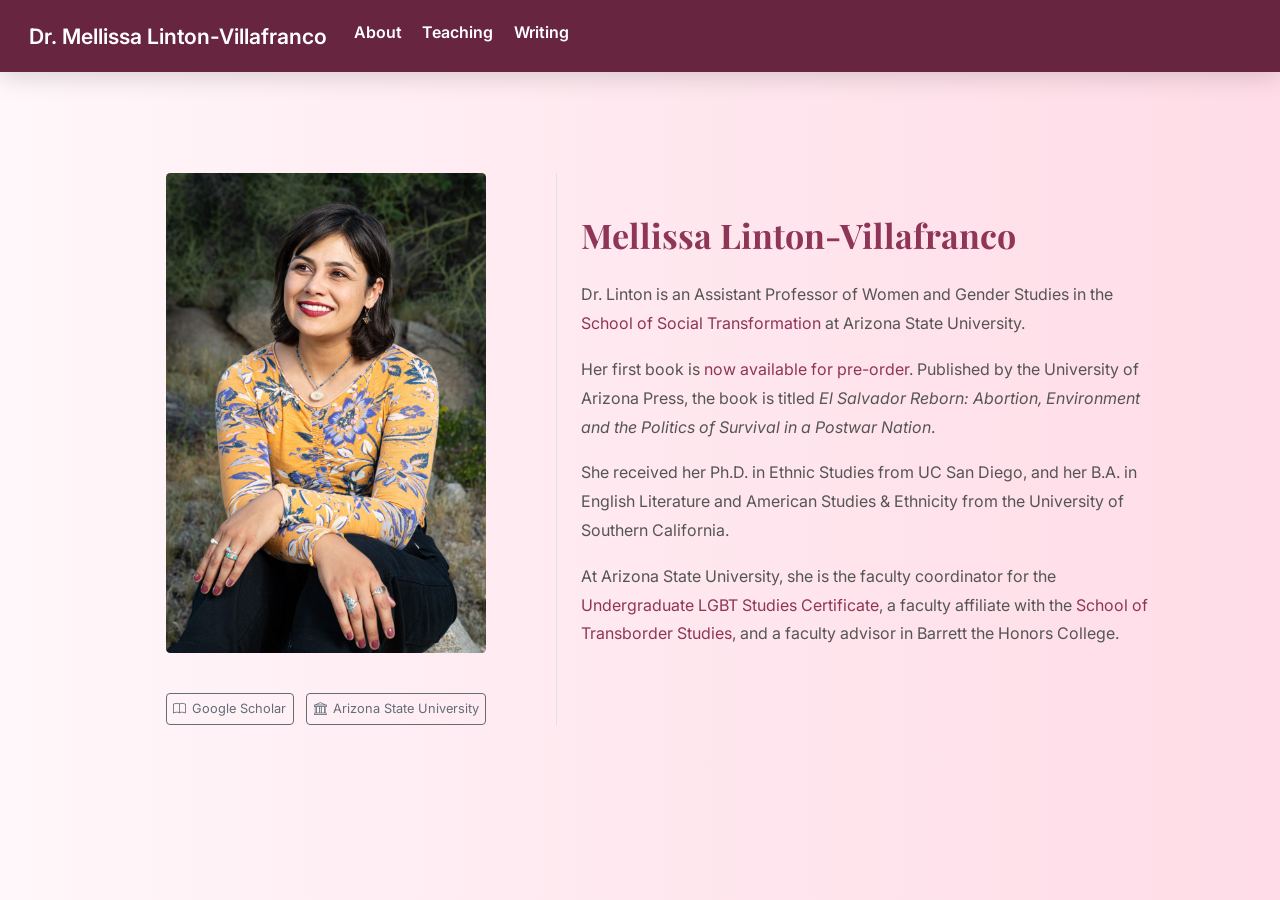
<file: docs/about.html>
<!DOCTYPE html>
<html xmlns="http://www.w3.org/1999/xhtml" lang="en" xml:lang="en"><head>

<meta charset="utf-8">
<meta name="generator" content="quarto-1.8.26">

<meta name="viewport" content="width=device-width, initial-scale=1.0, user-scalable=yes">


<title>about – Dr. Mellissa Linton-Villafranco</title>
<style>
code{white-space: pre-wrap;}
span.smallcaps{font-variant: small-caps;}
div.columns{display: flex; gap: min(4vw, 1.5em);}
div.column{flex: auto; overflow-x: auto;}
div.hanging-indent{margin-left: 1.5em; text-indent: -1.5em;}
ul.task-list{list-style: none;}
ul.task-list li input[type="checkbox"] {
  width: 0.8em;
  margin: 0 0.8em 0.2em -1em; /* quarto-specific, see https://github.com/quarto-dev/quarto-cli/issues/4556 */ 
  vertical-align: middle;
}
</style>


<script src="site_libs/quarto-nav/quarto-nav.js"></script>
<script src="site_libs/quarto-nav/headroom.min.js"></script>
<script src="site_libs/clipboard/clipboard.min.js"></script>
<script src="site_libs/quarto-search/autocomplete.umd.js"></script>
<script src="site_libs/quarto-search/fuse.min.js"></script>
<script src="site_libs/quarto-search/quarto-search.js"></script>
<meta name="quarto:offset" content="./">
<script src="site_libs/quarto-html/quarto.js" type="module"></script>
<script src="site_libs/quarto-html/tabsets/tabsets.js" type="module"></script>
<script src="site_libs/quarto-html/axe/axe-check.js" type="module"></script>
<script src="site_libs/quarto-html/popper.min.js"></script>
<script src="site_libs/quarto-html/tippy.umd.min.js"></script>
<link href="site_libs/quarto-html/tippy.css" rel="stylesheet">
<link href="site_libs/quarto-html/quarto-syntax-highlighting-587c61ba64f3a5504c4d52d930310e48.css" rel="stylesheet" id="quarto-text-highlighting-styles">
<script src="site_libs/bootstrap/bootstrap.min.js"></script>
<link href="site_libs/bootstrap/bootstrap-icons.css" rel="stylesheet">
<link href="site_libs/bootstrap/bootstrap-e31584831b205ffbb2d98406f31c2a5b.min.css" rel="stylesheet" append-hash="true" id="quarto-bootstrap" data-mode="light">
<script id="quarto-search-options" type="application/json">{
  "location": "navbar",
  "copy-button": false,
  "collapse-after": 3,
  "panel-placement": "end",
  "type": "overlay",
  "limit": 50,
  "keyboard-shortcut": [
    "f",
    "/",
    "s"
  ],
  "show-item-context": false,
  "language": {
    "search-no-results-text": "No results",
    "search-matching-documents-text": "matching documents",
    "search-copy-link-title": "Copy link to search",
    "search-hide-matches-text": "Hide additional matches",
    "search-more-match-text": "more match in this document",
    "search-more-matches-text": "more matches in this document",
    "search-clear-button-title": "Clear",
    "search-text-placeholder": "",
    "search-detached-cancel-button-title": "Cancel",
    "search-submit-button-title": "Submit",
    "search-label": "Search"
  }
}</script>


<link rel="stylesheet" href="styles.css">
</head>

<body class="nav-fixed quarto-light">

<div id="quarto-search-results"></div>
  <header id="quarto-header" class="headroom fixed-top">
    <nav class="navbar navbar-expand-lg " data-bs-theme="dark">
      <div class="navbar-container container-fluid">
      <div class="navbar-brand-container mx-auto">
    <a class="navbar-brand" href="./index.html">
    <span class="navbar-title">Dr.&nbsp;Mellissa Linton-Villafranco</span>
    </a>
  </div>
          <button class="navbar-toggler" type="button" data-bs-toggle="collapse" data-bs-target="#navbarCollapse" aria-controls="navbarCollapse" role="menu" aria-expanded="false" aria-label="Toggle navigation" onclick="if (window.quartoToggleHeadroom) { window.quartoToggleHeadroom(); }">
  <span class="navbar-toggler-icon"></span>
</button>
          <div class="collapse navbar-collapse" id="navbarCollapse">
            <ul class="navbar-nav navbar-nav-scroll me-auto">
  <li class="nav-item">
    <a class="nav-link active" href="./about.html" aria-current="page"> 
<span class="menu-text">About</span></a>
  </li>  
  <li class="nav-item">
    <a class="nav-link" href="./teaching.html"> 
<span class="menu-text">Teaching</span></a>
  </li>  
  <li class="nav-item">
    <a class="nav-link" href="./writing.html"> 
<span class="menu-text">Writing</span></a>
  </li>  
</ul>
          </div> <!-- /navcollapse -->
            <div class="quarto-navbar-tools">
</div>
      </div> <!-- /container-fluid -->
    </nav>
</header>
<!-- content -->
<div id="quarto-content" class="quarto-container page-columns page-rows-contents page-layout-full page-navbar">
<!-- sidebar -->
<!-- margin-sidebar -->
    
<!-- main -->
<main class="content column-page" id="quarto-document-content">




<div class="quarto-about-trestles column-page">
  <div class="about-entity">
    <img src="images/portrait_2.jpg" class="about-image
  rounded " style="width: 20em;">
<header id="title-block-header" class="quarto-title-block"></header>
    <div class="about-links">
  <a href="https://scholar.google.com/citations?user=3o05O7kAAAAJ&amp;hl=en&amp;oi=ao" class="about-link" rel="" target="">
    <i class="bi bi-book"></i>
     <span class="about-link-text">Google Scholar</span>
  </a>
  <a href="https://search.asu.edu/profile/3723615" class="about-link" rel="" target="">
    <i class="bi bi-bank"></i>
     <span class="about-link-text">Arizona State University</span>
  </a>
</div>
  </div>
  <div class="about-contents"><div id="hero-heading">
<section id="mellissa-linton-villafranco" class="level2">
<h2 data-anchor-id="mellissa-linton-villafranco">Mellissa Linton-Villafranco</h2>
<p>Dr.&nbsp;Linton is an Assistant Professor of Women and Gender Studies in the <a href="https://search.asu.edu/profile/3723615">School of Social Transformation</a> at Arizona State University.</p>
<p>Her first book is <a href="https://uapress.arizona.edu/book/el-salvador-reborn">now available for pre-order</a>. Published by the University of Arizona Press, the book is titled <em>El Salvador Reborn: Abortion, Environment and the Politics of Survival in a Postwar Nation</em>.</p>
<p>She received her Ph.D.&nbsp;in Ethnic Studies from UC San Diego, and her B.A. in English Literature and American Studies &amp; Ethnicity from the University of Southern California.</p>
<p>At Arizona State University, she is the faculty coordinator for the <a href="https://degrees.apps.asu.edu/minors/major/ASU00/PPLGBTCERT/lesbian-gay-bisexual-and-transgender-studies">Undergraduate LGBT Studies Certificate</a>, a faculty affiliate with the <a href="https://sts.asu.edu/">School of Transborder Studies</a>, and a faculty advisor in Barrett the Honors College.</p>
</section>
</div></div>
</div>





</main> <!-- /main -->
<script id="quarto-html-after-body" type="application/javascript">
  window.document.addEventListener("DOMContentLoaded", function (event) {
    const isCodeAnnotation = (el) => {
      for (const clz of el.classList) {
        if (clz.startsWith('code-annotation-')) {                     
          return true;
        }
      }
      return false;
    }
    const onCopySuccess = function(e) {
      // button target
      const button = e.trigger;
      // don't keep focus
      button.blur();
      // flash "checked"
      button.classList.add('code-copy-button-checked');
      var currentTitle = button.getAttribute("title");
      button.setAttribute("title", "Copied!");
      let tooltip;
      if (window.bootstrap) {
        button.setAttribute("data-bs-toggle", "tooltip");
        button.setAttribute("data-bs-placement", "left");
        button.setAttribute("data-bs-title", "Copied!");
        tooltip = new bootstrap.Tooltip(button, 
          { trigger: "manual", 
            customClass: "code-copy-button-tooltip",
            offset: [0, -8]});
        tooltip.show();    
      }
      setTimeout(function() {
        if (tooltip) {
          tooltip.hide();
          button.removeAttribute("data-bs-title");
          button.removeAttribute("data-bs-toggle");
          button.removeAttribute("data-bs-placement");
        }
        button.setAttribute("title", currentTitle);
        button.classList.remove('code-copy-button-checked');
      }, 1000);
      // clear code selection
      e.clearSelection();
    }
    const getTextToCopy = function(trigger) {
      const outerScaffold = trigger.parentElement.cloneNode(true);
      const codeEl = outerScaffold.querySelector('code');
      for (const childEl of codeEl.children) {
        if (isCodeAnnotation(childEl)) {
          childEl.remove();
        }
      }
      return codeEl.innerText;
    }
    const clipboard = new window.ClipboardJS('.code-copy-button:not([data-in-quarto-modal])', {
      text: getTextToCopy
    });
    clipboard.on('success', onCopySuccess);
    if (window.document.getElementById('quarto-embedded-source-code-modal')) {
      const clipboardModal = new window.ClipboardJS('.code-copy-button[data-in-quarto-modal]', {
        text: getTextToCopy,
        container: window.document.getElementById('quarto-embedded-source-code-modal')
      });
      clipboardModal.on('success', onCopySuccess);
    }
      var localhostRegex = new RegExp(/^(?:http|https):\/\/localhost\:?[0-9]*\//);
      var mailtoRegex = new RegExp(/^mailto:/);
        var filterRegex = new RegExp('/' + window.location.host + '/');
      var isInternal = (href) => {
          return filterRegex.test(href) || localhostRegex.test(href) || mailtoRegex.test(href);
      }
      // Inspect non-navigation links and adorn them if external
     var links = window.document.querySelectorAll('a[href]:not(.nav-link):not(.navbar-brand):not(.toc-action):not(.sidebar-link):not(.sidebar-item-toggle):not(.pagination-link):not(.no-external):not([aria-hidden]):not(.dropdown-item):not(.quarto-navigation-tool):not(.about-link)');
      for (var i=0; i<links.length; i++) {
        const link = links[i];
        if (!isInternal(link.href)) {
          // undo the damage that might have been done by quarto-nav.js in the case of
          // links that we want to consider external
          if (link.dataset.originalHref !== undefined) {
            link.href = link.dataset.originalHref;
          }
        }
      }
    function tippyHover(el, contentFn, onTriggerFn, onUntriggerFn) {
      const config = {
        allowHTML: true,
        maxWidth: 500,
        delay: 100,
        arrow: false,
        appendTo: function(el) {
            return el.parentElement;
        },
        interactive: true,
        interactiveBorder: 10,
        theme: 'quarto',
        placement: 'bottom-start',
      };
      if (contentFn) {
        config.content = contentFn;
      }
      if (onTriggerFn) {
        config.onTrigger = onTriggerFn;
      }
      if (onUntriggerFn) {
        config.onUntrigger = onUntriggerFn;
      }
      window.tippy(el, config); 
    }
    const noterefs = window.document.querySelectorAll('a[role="doc-noteref"]');
    for (var i=0; i<noterefs.length; i++) {
      const ref = noterefs[i];
      tippyHover(ref, function() {
        // use id or data attribute instead here
        let href = ref.getAttribute('data-footnote-href') || ref.getAttribute('href');
        try { href = new URL(href).hash; } catch {}
        const id = href.replace(/^#\/?/, "");
        const note = window.document.getElementById(id);
        if (note) {
          return note.innerHTML;
        } else {
          return "";
        }
      });
    }
    const xrefs = window.document.querySelectorAll('a.quarto-xref');
    const processXRef = (id, note) => {
      // Strip column container classes
      const stripColumnClz = (el) => {
        el.classList.remove("page-full", "page-columns");
        if (el.children) {
          for (const child of el.children) {
            stripColumnClz(child);
          }
        }
      }
      stripColumnClz(note)
      if (id === null || id.startsWith('sec-')) {
        // Special case sections, only their first couple elements
        const container = document.createElement("div");
        if (note.children && note.children.length > 2) {
          container.appendChild(note.children[0].cloneNode(true));
          for (let i = 1; i < note.children.length; i++) {
            const child = note.children[i];
            if (child.tagName === "P" && child.innerText === "") {
              continue;
            } else {
              container.appendChild(child.cloneNode(true));
              break;
            }
          }
          if (window.Quarto?.typesetMath) {
            window.Quarto.typesetMath(container);
          }
          return container.innerHTML
        } else {
          if (window.Quarto?.typesetMath) {
            window.Quarto.typesetMath(note);
          }
          return note.innerHTML;
        }
      } else {
        // Remove any anchor links if they are present
        const anchorLink = note.querySelector('a.anchorjs-link');
        if (anchorLink) {
          anchorLink.remove();
        }
        if (window.Quarto?.typesetMath) {
          window.Quarto.typesetMath(note);
        }
        if (note.classList.contains("callout")) {
          return note.outerHTML;
        } else {
          return note.innerHTML;
        }
      }
    }
    for (var i=0; i<xrefs.length; i++) {
      const xref = xrefs[i];
      tippyHover(xref, undefined, function(instance) {
        instance.disable();
        let url = xref.getAttribute('href');
        let hash = undefined; 
        if (url.startsWith('#')) {
          hash = url;
        } else {
          try { hash = new URL(url).hash; } catch {}
        }
        if (hash) {
          const id = hash.replace(/^#\/?/, "");
          const note = window.document.getElementById(id);
          if (note !== null) {
            try {
              const html = processXRef(id, note.cloneNode(true));
              instance.setContent(html);
            } finally {
              instance.enable();
              instance.show();
            }
          } else {
            // See if we can fetch this
            fetch(url.split('#')[0])
            .then(res => res.text())
            .then(html => {
              const parser = new DOMParser();
              const htmlDoc = parser.parseFromString(html, "text/html");
              const note = htmlDoc.getElementById(id);
              if (note !== null) {
                const html = processXRef(id, note);
                instance.setContent(html);
              } 
            }).finally(() => {
              instance.enable();
              instance.show();
            });
          }
        } else {
          // See if we can fetch a full url (with no hash to target)
          // This is a special case and we should probably do some content thinning / targeting
          fetch(url)
          .then(res => res.text())
          .then(html => {
            const parser = new DOMParser();
            const htmlDoc = parser.parseFromString(html, "text/html");
            const note = htmlDoc.querySelector('main.content');
            if (note !== null) {
              // This should only happen for chapter cross references
              // (since there is no id in the URL)
              // remove the first header
              if (note.children.length > 0 && note.children[0].tagName === "HEADER") {
                note.children[0].remove();
              }
              const html = processXRef(null, note);
              instance.setContent(html);
            } 
          }).finally(() => {
            instance.enable();
            instance.show();
          });
        }
      }, function(instance) {
      });
    }
        let selectedAnnoteEl;
        const selectorForAnnotation = ( cell, annotation) => {
          let cellAttr = 'data-code-cell="' + cell + '"';
          let lineAttr = 'data-code-annotation="' +  annotation + '"';
          const selector = 'span[' + cellAttr + '][' + lineAttr + ']';
          return selector;
        }
        const selectCodeLines = (annoteEl) => {
          const doc = window.document;
          const targetCell = annoteEl.getAttribute("data-target-cell");
          const targetAnnotation = annoteEl.getAttribute("data-target-annotation");
          const annoteSpan = window.document.querySelector(selectorForAnnotation(targetCell, targetAnnotation));
          const lines = annoteSpan.getAttribute("data-code-lines").split(",");
          const lineIds = lines.map((line) => {
            return targetCell + "-" + line;
          })
          let top = null;
          let height = null;
          let parent = null;
          if (lineIds.length > 0) {
              //compute the position of the single el (top and bottom and make a div)
              const el = window.document.getElementById(lineIds[0]);
              top = el.offsetTop;
              height = el.offsetHeight;
              parent = el.parentElement.parentElement;
            if (lineIds.length > 1) {
              const lastEl = window.document.getElementById(lineIds[lineIds.length - 1]);
              const bottom = lastEl.offsetTop + lastEl.offsetHeight;
              height = bottom - top;
            }
            if (top !== null && height !== null && parent !== null) {
              // cook up a div (if necessary) and position it 
              let div = window.document.getElementById("code-annotation-line-highlight");
              if (div === null) {
                div = window.document.createElement("div");
                div.setAttribute("id", "code-annotation-line-highlight");
                div.style.position = 'absolute';
                parent.appendChild(div);
              }
              div.style.top = top - 2 + "px";
              div.style.height = height + 4 + "px";
              div.style.left = 0;
              let gutterDiv = window.document.getElementById("code-annotation-line-highlight-gutter");
              if (gutterDiv === null) {
                gutterDiv = window.document.createElement("div");
                gutterDiv.setAttribute("id", "code-annotation-line-highlight-gutter");
                gutterDiv.style.position = 'absolute';
                const codeCell = window.document.getElementById(targetCell);
                const gutter = codeCell.querySelector('.code-annotation-gutter');
                gutter.appendChild(gutterDiv);
              }
              gutterDiv.style.top = top - 2 + "px";
              gutterDiv.style.height = height + 4 + "px";
            }
            selectedAnnoteEl = annoteEl;
          }
        };
        const unselectCodeLines = () => {
          const elementsIds = ["code-annotation-line-highlight", "code-annotation-line-highlight-gutter"];
          elementsIds.forEach((elId) => {
            const div = window.document.getElementById(elId);
            if (div) {
              div.remove();
            }
          });
          selectedAnnoteEl = undefined;
        };
          // Handle positioning of the toggle
      window.addEventListener(
        "resize",
        throttle(() => {
          elRect = undefined;
          if (selectedAnnoteEl) {
            selectCodeLines(selectedAnnoteEl);
          }
        }, 10)
      );
      function throttle(fn, ms) {
      let throttle = false;
      let timer;
        return (...args) => {
          if(!throttle) { // first call gets through
              fn.apply(this, args);
              throttle = true;
          } else { // all the others get throttled
              if(timer) clearTimeout(timer); // cancel #2
              timer = setTimeout(() => {
                fn.apply(this, args);
                timer = throttle = false;
              }, ms);
          }
        };
      }
        // Attach click handler to the DT
        const annoteDls = window.document.querySelectorAll('dt[data-target-cell]');
        for (const annoteDlNode of annoteDls) {
          annoteDlNode.addEventListener('click', (event) => {
            const clickedEl = event.target;
            if (clickedEl !== selectedAnnoteEl) {
              unselectCodeLines();
              const activeEl = window.document.querySelector('dt[data-target-cell].code-annotation-active');
              if (activeEl) {
                activeEl.classList.remove('code-annotation-active');
              }
              selectCodeLines(clickedEl);
              clickedEl.classList.add('code-annotation-active');
            } else {
              // Unselect the line
              unselectCodeLines();
              clickedEl.classList.remove('code-annotation-active');
            }
          });
        }
    const findCites = (el) => {
      const parentEl = el.parentElement;
      if (parentEl) {
        const cites = parentEl.dataset.cites;
        if (cites) {
          return {
            el,
            cites: cites.split(' ')
          };
        } else {
          return findCites(el.parentElement)
        }
      } else {
        return undefined;
      }
    };
    var bibliorefs = window.document.querySelectorAll('a[role="doc-biblioref"]');
    for (var i=0; i<bibliorefs.length; i++) {
      const ref = bibliorefs[i];
      const citeInfo = findCites(ref);
      if (citeInfo) {
        tippyHover(citeInfo.el, function() {
          var popup = window.document.createElement('div');
          citeInfo.cites.forEach(function(cite) {
            var citeDiv = window.document.createElement('div');
            citeDiv.classList.add('hanging-indent');
            citeDiv.classList.add('csl-entry');
            var biblioDiv = window.document.getElementById('ref-' + cite);
            if (biblioDiv) {
              citeDiv.innerHTML = biblioDiv.innerHTML;
            }
            popup.appendChild(citeDiv);
          });
          return popup.innerHTML;
        });
      }
    }
  });
  </script>
</div> <!-- /content -->




</body></html>
</file>
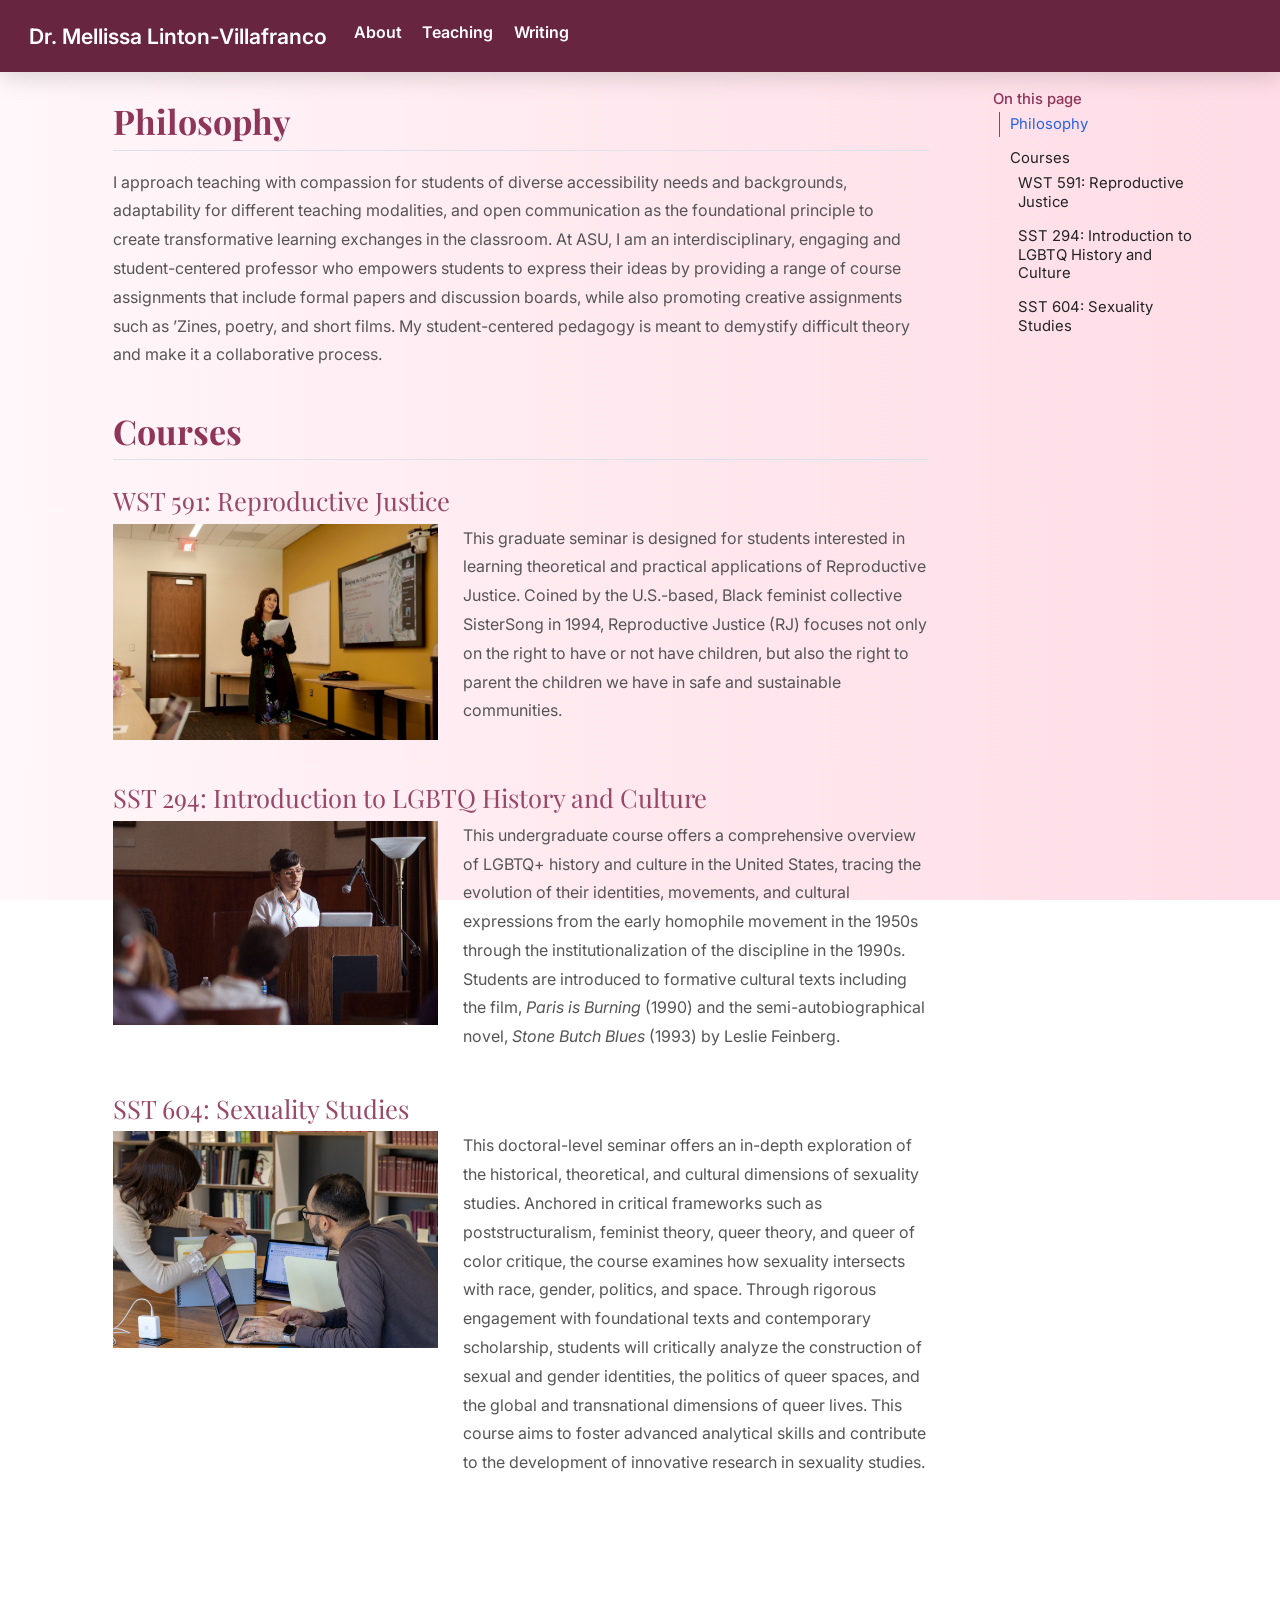
<file: docs/teaching.html>
<!DOCTYPE html>
<html xmlns="http://www.w3.org/1999/xhtml" lang="en" xml:lang="en"><head>

<meta charset="utf-8">
<meta name="generator" content="quarto-1.8.26">

<meta name="viewport" content="width=device-width, initial-scale=1.0, user-scalable=yes">


<title>teaching – Dr. Mellissa Linton-Villafranco</title>
<style>
code{white-space: pre-wrap;}
span.smallcaps{font-variant: small-caps;}
div.columns{display: flex; gap: min(4vw, 1.5em);}
div.column{flex: auto; overflow-x: auto;}
div.hanging-indent{margin-left: 1.5em; text-indent: -1.5em;}
ul.task-list{list-style: none;}
ul.task-list li input[type="checkbox"] {
  width: 0.8em;
  margin: 0 0.8em 0.2em -1em; /* quarto-specific, see https://github.com/quarto-dev/quarto-cli/issues/4556 */ 
  vertical-align: middle;
}
</style>


<script src="site_libs/quarto-nav/quarto-nav.js"></script>
<script src="site_libs/quarto-nav/headroom.min.js"></script>
<script src="site_libs/clipboard/clipboard.min.js"></script>
<script src="site_libs/quarto-search/autocomplete.umd.js"></script>
<script src="site_libs/quarto-search/fuse.min.js"></script>
<script src="site_libs/quarto-search/quarto-search.js"></script>
<meta name="quarto:offset" content="./">
<script src="site_libs/quarto-html/quarto.js" type="module"></script>
<script src="site_libs/quarto-html/tabsets/tabsets.js" type="module"></script>
<script src="site_libs/quarto-html/axe/axe-check.js" type="module"></script>
<script src="site_libs/quarto-html/popper.min.js"></script>
<script src="site_libs/quarto-html/tippy.umd.min.js"></script>
<script src="site_libs/quarto-html/anchor.min.js"></script>
<link href="site_libs/quarto-html/tippy.css" rel="stylesheet">
<link href="site_libs/quarto-html/quarto-syntax-highlighting-587c61ba64f3a5504c4d52d930310e48.css" rel="stylesheet" id="quarto-text-highlighting-styles">
<script src="site_libs/bootstrap/bootstrap.min.js"></script>
<link href="site_libs/bootstrap/bootstrap-icons.css" rel="stylesheet">
<link href="site_libs/bootstrap/bootstrap-e31584831b205ffbb2d98406f31c2a5b.min.css" rel="stylesheet" append-hash="true" id="quarto-bootstrap" data-mode="light">
<script id="quarto-search-options" type="application/json">{
  "location": "navbar",
  "copy-button": false,
  "collapse-after": 3,
  "panel-placement": "end",
  "type": "overlay",
  "limit": 50,
  "keyboard-shortcut": [
    "f",
    "/",
    "s"
  ],
  "show-item-context": false,
  "language": {
    "search-no-results-text": "No results",
    "search-matching-documents-text": "matching documents",
    "search-copy-link-title": "Copy link to search",
    "search-hide-matches-text": "Hide additional matches",
    "search-more-match-text": "more match in this document",
    "search-more-matches-text": "more matches in this document",
    "search-clear-button-title": "Clear",
    "search-text-placeholder": "",
    "search-detached-cancel-button-title": "Cancel",
    "search-submit-button-title": "Submit",
    "search-label": "Search"
  }
}</script>


<link rel="stylesheet" href="styles.css">
</head>

<body class="nav-fixed quarto-light">

<div id="quarto-search-results"></div>
  <header id="quarto-header" class="headroom fixed-top">
    <nav class="navbar navbar-expand-lg " data-bs-theme="dark">
      <div class="navbar-container container-fluid">
      <div class="navbar-brand-container mx-auto">
    <a class="navbar-brand" href="./index.html">
    <span class="navbar-title">Dr.&nbsp;Mellissa Linton-Villafranco</span>
    </a>
  </div>
          <button class="navbar-toggler" type="button" data-bs-toggle="collapse" data-bs-target="#navbarCollapse" aria-controls="navbarCollapse" role="menu" aria-expanded="false" aria-label="Toggle navigation" onclick="if (window.quartoToggleHeadroom) { window.quartoToggleHeadroom(); }">
  <span class="navbar-toggler-icon"></span>
</button>
          <div class="collapse navbar-collapse" id="navbarCollapse">
            <ul class="navbar-nav navbar-nav-scroll me-auto">
  <li class="nav-item">
    <a class="nav-link" href="./about.html"> 
<span class="menu-text">About</span></a>
  </li>  
  <li class="nav-item">
    <a class="nav-link active" href="./teaching.html" aria-current="page"> 
<span class="menu-text">Teaching</span></a>
  </li>  
  <li class="nav-item">
    <a class="nav-link" href="./writing.html"> 
<span class="menu-text">Writing</span></a>
  </li>  
</ul>
          </div> <!-- /navcollapse -->
            <div class="quarto-navbar-tools">
</div>
      </div> <!-- /container-fluid -->
    </nav>
</header>
<!-- content -->
<div id="quarto-content" class="quarto-container page-columns page-rows-contents page-layout-full page-navbar">
<!-- sidebar -->
<!-- margin-sidebar -->
    <div id="quarto-margin-sidebar" class="sidebar margin-sidebar">
        <nav id="TOC" role="doc-toc" class="toc-active" data-toc-expanded="99">
    <h2 id="toc-title">On this page</h2>
   
  <ul>
  <li><a href="#philosophy" id="toc-philosophy" class="nav-link active" data-scroll-target="#philosophy">Philosophy</a></li>
  <li><a href="#courses" id="toc-courses" class="nav-link" data-scroll-target="#courses">Courses</a>
  <ul class="collapse">
  <li><a href="#wst-591-reproductive-justice" id="toc-wst-591-reproductive-justice" class="nav-link" data-scroll-target="#wst-591-reproductive-justice">WST 591: Reproductive Justice</a></li>
  <li><a href="#sst-294-introduction-to-lgbtq-history-and-culture" id="toc-sst-294-introduction-to-lgbtq-history-and-culture" class="nav-link" data-scroll-target="#sst-294-introduction-to-lgbtq-history-and-culture">SST 294: Introduction to LGBTQ History and Culture</a></li>
  <li><a href="#sst-604-sexuality-studies" id="toc-sst-604-sexuality-studies" class="nav-link" data-scroll-target="#sst-604-sexuality-studies">SST 604: Sexuality Studies</a></li>
  </ul></li>
  </ul>
</nav>
    </div>
<!-- main -->
<main class="content column-page-left" id="quarto-document-content"><header id="title-block-header" class="quarto-title-block"></header>




<section id="philosophy" class="level2">
<h2 class="anchored" data-anchor-id="philosophy">Philosophy</h2>
<p>I approach teaching with compassion for students of diverse accessibility needs and backgrounds, adaptability for different teaching modalities, and open communication as the foundational principle to create transformative learning exchanges in the classroom. At ASU, I am an interdisciplinary, engaging and student-centered professor who empowers students to express their ideas by providing a range of course assignments that include formal papers and discussion boards, while also promoting creative assignments such as ’Zines, poetry, and short films. My student-centered pedagogy is meant to demystify difficult theory and make it a collaborative process.</p>
</section>
<section id="courses" class="level2">
<h2 class="anchored" data-anchor-id="courses">Courses</h2>
<section id="wst-591-reproductive-justice" class="level3">
<h3 class="anchored" data-anchor-id="wst-591-reproductive-justice"><a href="documents/syllabus_wst_591.pdf">WST 591: Reproductive Justice</a></h3>
<div class="grid">
<div class="g-col-12 g-col-md-5">
<p><img src="images/wst_591.jpeg" class="img-fluid"></p>
</div>
<div class="g-col-12 g-col-md-7">
<p>This graduate seminar is designed for students interested in learning theoretical and practical applications of Reproductive Justice. Coined by the U.S.-based, Black feminist collective SisterSong in 1994, Reproductive Justice (RJ) focuses not only on the right to have or not have children, but also the right to parent the children we have in safe and sustainable communities.</p>
</div>
</div>
</section>
<section id="sst-294-introduction-to-lgbtq-history-and-culture" class="level3">
<h3 class="anchored" data-anchor-id="sst-294-introduction-to-lgbtq-history-and-culture"><a href="documents/syllabus_sst_294.pdf">SST 294: Introduction to LGBTQ History and Culture</a></h3>
<div class="grid">
<div class="g-col-12 g-col-md-5">
<p><img src="images/sst_294.png" class="img-fluid"></p>
</div>
<div class="g-col-12 g-col-md-7">
<p>This undergraduate course offers a comprehensive overview of LGBTQ+ history and culture in the United States, tracing the evolution of their identities, movements, and cultural expressions from the early homophile movement in the 1950s through the institutionalization of the discipline in the 1990s. Students are introduced to formative cultural texts including the film, <em>Paris is Burning</em> (1990) and the semi-autobiographical novel, <em>Stone Butch Blues</em> (1993) by Leslie Feinberg.</p>
</div>
</div>
</section>
<section id="sst-604-sexuality-studies" class="level3">
<h3 class="anchored" data-anchor-id="sst-604-sexuality-studies"><a href="documents/syllabus_sst_604.pdf">SST 604: Sexuality Studies</a></h3>
<div class="grid">
<div class="g-col-12 g-col-md-5">
<p><img src="images/sst_604.jpg" class="img-fluid"></p>
</div>
<div class="g-col-12 g-col-md-7">
<p>This doctoral-level seminar offers an in-depth exploration of the historical, theoretical, and cultural dimensions of sexuality studies. Anchored in critical frameworks such as poststructuralism, feminist theory, queer theory, and queer of color critique, the course examines how sexuality intersects with race, gender, politics, and space. Through rigorous engagement with foundational texts and contemporary scholarship, students will critically analyze the construction of sexual and gender identities, the politics of queer spaces, and the global and transnational dimensions of queer lives. This course aims to foster advanced analytical skills and contribute to the development of innovative research in sexuality studies.</p>
</div>
</div>


</section>
</section>

</main> <!-- /main -->
<script id="quarto-html-after-body" type="application/javascript">
  window.document.addEventListener("DOMContentLoaded", function (event) {
    const icon = "";
    const anchorJS = new window.AnchorJS();
    anchorJS.options = {
      placement: 'right',
      icon: icon
    };
    anchorJS.add('.anchored');
    const isCodeAnnotation = (el) => {
      for (const clz of el.classList) {
        if (clz.startsWith('code-annotation-')) {                     
          return true;
        }
      }
      return false;
    }
    const onCopySuccess = function(e) {
      // button target
      const button = e.trigger;
      // don't keep focus
      button.blur();
      // flash "checked"
      button.classList.add('code-copy-button-checked');
      var currentTitle = button.getAttribute("title");
      button.setAttribute("title", "Copied!");
      let tooltip;
      if (window.bootstrap) {
        button.setAttribute("data-bs-toggle", "tooltip");
        button.setAttribute("data-bs-placement", "left");
        button.setAttribute("data-bs-title", "Copied!");
        tooltip = new bootstrap.Tooltip(button, 
          { trigger: "manual", 
            customClass: "code-copy-button-tooltip",
            offset: [0, -8]});
        tooltip.show();    
      }
      setTimeout(function() {
        if (tooltip) {
          tooltip.hide();
          button.removeAttribute("data-bs-title");
          button.removeAttribute("data-bs-toggle");
          button.removeAttribute("data-bs-placement");
        }
        button.setAttribute("title", currentTitle);
        button.classList.remove('code-copy-button-checked');
      }, 1000);
      // clear code selection
      e.clearSelection();
    }
    const getTextToCopy = function(trigger) {
      const outerScaffold = trigger.parentElement.cloneNode(true);
      const codeEl = outerScaffold.querySelector('code');
      for (const childEl of codeEl.children) {
        if (isCodeAnnotation(childEl)) {
          childEl.remove();
        }
      }
      return codeEl.innerText;
    }
    const clipboard = new window.ClipboardJS('.code-copy-button:not([data-in-quarto-modal])', {
      text: getTextToCopy
    });
    clipboard.on('success', onCopySuccess);
    if (window.document.getElementById('quarto-embedded-source-code-modal')) {
      const clipboardModal = new window.ClipboardJS('.code-copy-button[data-in-quarto-modal]', {
        text: getTextToCopy,
        container: window.document.getElementById('quarto-embedded-source-code-modal')
      });
      clipboardModal.on('success', onCopySuccess);
    }
      var localhostRegex = new RegExp(/^(?:http|https):\/\/localhost\:?[0-9]*\//);
      var mailtoRegex = new RegExp(/^mailto:/);
        var filterRegex = new RegExp('/' + window.location.host + '/');
      var isInternal = (href) => {
          return filterRegex.test(href) || localhostRegex.test(href) || mailtoRegex.test(href);
      }
      // Inspect non-navigation links and adorn them if external
     var links = window.document.querySelectorAll('a[href]:not(.nav-link):not(.navbar-brand):not(.toc-action):not(.sidebar-link):not(.sidebar-item-toggle):not(.pagination-link):not(.no-external):not([aria-hidden]):not(.dropdown-item):not(.quarto-navigation-tool):not(.about-link)');
      for (var i=0; i<links.length; i++) {
        const link = links[i];
        if (!isInternal(link.href)) {
          // undo the damage that might have been done by quarto-nav.js in the case of
          // links that we want to consider external
          if (link.dataset.originalHref !== undefined) {
            link.href = link.dataset.originalHref;
          }
        }
      }
    function tippyHover(el, contentFn, onTriggerFn, onUntriggerFn) {
      const config = {
        allowHTML: true,
        maxWidth: 500,
        delay: 100,
        arrow: false,
        appendTo: function(el) {
            return el.parentElement;
        },
        interactive: true,
        interactiveBorder: 10,
        theme: 'quarto',
        placement: 'bottom-start',
      };
      if (contentFn) {
        config.content = contentFn;
      }
      if (onTriggerFn) {
        config.onTrigger = onTriggerFn;
      }
      if (onUntriggerFn) {
        config.onUntrigger = onUntriggerFn;
      }
      window.tippy(el, config); 
    }
    const noterefs = window.document.querySelectorAll('a[role="doc-noteref"]');
    for (var i=0; i<noterefs.length; i++) {
      const ref = noterefs[i];
      tippyHover(ref, function() {
        // use id or data attribute instead here
        let href = ref.getAttribute('data-footnote-href') || ref.getAttribute('href');
        try { href = new URL(href).hash; } catch {}
        const id = href.replace(/^#\/?/, "");
        const note = window.document.getElementById(id);
        if (note) {
          return note.innerHTML;
        } else {
          return "";
        }
      });
    }
    const xrefs = window.document.querySelectorAll('a.quarto-xref');
    const processXRef = (id, note) => {
      // Strip column container classes
      const stripColumnClz = (el) => {
        el.classList.remove("page-full", "page-columns");
        if (el.children) {
          for (const child of el.children) {
            stripColumnClz(child);
          }
        }
      }
      stripColumnClz(note)
      if (id === null || id.startsWith('sec-')) {
        // Special case sections, only their first couple elements
        const container = document.createElement("div");
        if (note.children && note.children.length > 2) {
          container.appendChild(note.children[0].cloneNode(true));
          for (let i = 1; i < note.children.length; i++) {
            const child = note.children[i];
            if (child.tagName === "P" && child.innerText === "") {
              continue;
            } else {
              container.appendChild(child.cloneNode(true));
              break;
            }
          }
          if (window.Quarto?.typesetMath) {
            window.Quarto.typesetMath(container);
          }
          return container.innerHTML
        } else {
          if (window.Quarto?.typesetMath) {
            window.Quarto.typesetMath(note);
          }
          return note.innerHTML;
        }
      } else {
        // Remove any anchor links if they are present
        const anchorLink = note.querySelector('a.anchorjs-link');
        if (anchorLink) {
          anchorLink.remove();
        }
        if (window.Quarto?.typesetMath) {
          window.Quarto.typesetMath(note);
        }
        if (note.classList.contains("callout")) {
          return note.outerHTML;
        } else {
          return note.innerHTML;
        }
      }
    }
    for (var i=0; i<xrefs.length; i++) {
      const xref = xrefs[i];
      tippyHover(xref, undefined, function(instance) {
        instance.disable();
        let url = xref.getAttribute('href');
        let hash = undefined; 
        if (url.startsWith('#')) {
          hash = url;
        } else {
          try { hash = new URL(url).hash; } catch {}
        }
        if (hash) {
          const id = hash.replace(/^#\/?/, "");
          const note = window.document.getElementById(id);
          if (note !== null) {
            try {
              const html = processXRef(id, note.cloneNode(true));
              instance.setContent(html);
            } finally {
              instance.enable();
              instance.show();
            }
          } else {
            // See if we can fetch this
            fetch(url.split('#')[0])
            .then(res => res.text())
            .then(html => {
              const parser = new DOMParser();
              const htmlDoc = parser.parseFromString(html, "text/html");
              const note = htmlDoc.getElementById(id);
              if (note !== null) {
                const html = processXRef(id, note);
                instance.setContent(html);
              } 
            }).finally(() => {
              instance.enable();
              instance.show();
            });
          }
        } else {
          // See if we can fetch a full url (with no hash to target)
          // This is a special case and we should probably do some content thinning / targeting
          fetch(url)
          .then(res => res.text())
          .then(html => {
            const parser = new DOMParser();
            const htmlDoc = parser.parseFromString(html, "text/html");
            const note = htmlDoc.querySelector('main.content');
            if (note !== null) {
              // This should only happen for chapter cross references
              // (since there is no id in the URL)
              // remove the first header
              if (note.children.length > 0 && note.children[0].tagName === "HEADER") {
                note.children[0].remove();
              }
              const html = processXRef(null, note);
              instance.setContent(html);
            } 
          }).finally(() => {
            instance.enable();
            instance.show();
          });
        }
      }, function(instance) {
      });
    }
        let selectedAnnoteEl;
        const selectorForAnnotation = ( cell, annotation) => {
          let cellAttr = 'data-code-cell="' + cell + '"';
          let lineAttr = 'data-code-annotation="' +  annotation + '"';
          const selector = 'span[' + cellAttr + '][' + lineAttr + ']';
          return selector;
        }
        const selectCodeLines = (annoteEl) => {
          const doc = window.document;
          const targetCell = annoteEl.getAttribute("data-target-cell");
          const targetAnnotation = annoteEl.getAttribute("data-target-annotation");
          const annoteSpan = window.document.querySelector(selectorForAnnotation(targetCell, targetAnnotation));
          const lines = annoteSpan.getAttribute("data-code-lines").split(",");
          const lineIds = lines.map((line) => {
            return targetCell + "-" + line;
          })
          let top = null;
          let height = null;
          let parent = null;
          if (lineIds.length > 0) {
              //compute the position of the single el (top and bottom and make a div)
              const el = window.document.getElementById(lineIds[0]);
              top = el.offsetTop;
              height = el.offsetHeight;
              parent = el.parentElement.parentElement;
            if (lineIds.length > 1) {
              const lastEl = window.document.getElementById(lineIds[lineIds.length - 1]);
              const bottom = lastEl.offsetTop + lastEl.offsetHeight;
              height = bottom - top;
            }
            if (top !== null && height !== null && parent !== null) {
              // cook up a div (if necessary) and position it 
              let div = window.document.getElementById("code-annotation-line-highlight");
              if (div === null) {
                div = window.document.createElement("div");
                div.setAttribute("id", "code-annotation-line-highlight");
                div.style.position = 'absolute';
                parent.appendChild(div);
              }
              div.style.top = top - 2 + "px";
              div.style.height = height + 4 + "px";
              div.style.left = 0;
              let gutterDiv = window.document.getElementById("code-annotation-line-highlight-gutter");
              if (gutterDiv === null) {
                gutterDiv = window.document.createElement("div");
                gutterDiv.setAttribute("id", "code-annotation-line-highlight-gutter");
                gutterDiv.style.position = 'absolute';
                const codeCell = window.document.getElementById(targetCell);
                const gutter = codeCell.querySelector('.code-annotation-gutter');
                gutter.appendChild(gutterDiv);
              }
              gutterDiv.style.top = top - 2 + "px";
              gutterDiv.style.height = height + 4 + "px";
            }
            selectedAnnoteEl = annoteEl;
          }
        };
        const unselectCodeLines = () => {
          const elementsIds = ["code-annotation-line-highlight", "code-annotation-line-highlight-gutter"];
          elementsIds.forEach((elId) => {
            const div = window.document.getElementById(elId);
            if (div) {
              div.remove();
            }
          });
          selectedAnnoteEl = undefined;
        };
          // Handle positioning of the toggle
      window.addEventListener(
        "resize",
        throttle(() => {
          elRect = undefined;
          if (selectedAnnoteEl) {
            selectCodeLines(selectedAnnoteEl);
          }
        }, 10)
      );
      function throttle(fn, ms) {
      let throttle = false;
      let timer;
        return (...args) => {
          if(!throttle) { // first call gets through
              fn.apply(this, args);
              throttle = true;
          } else { // all the others get throttled
              if(timer) clearTimeout(timer); // cancel #2
              timer = setTimeout(() => {
                fn.apply(this, args);
                timer = throttle = false;
              }, ms);
          }
        };
      }
        // Attach click handler to the DT
        const annoteDls = window.document.querySelectorAll('dt[data-target-cell]');
        for (const annoteDlNode of annoteDls) {
          annoteDlNode.addEventListener('click', (event) => {
            const clickedEl = event.target;
            if (clickedEl !== selectedAnnoteEl) {
              unselectCodeLines();
              const activeEl = window.document.querySelector('dt[data-target-cell].code-annotation-active');
              if (activeEl) {
                activeEl.classList.remove('code-annotation-active');
              }
              selectCodeLines(clickedEl);
              clickedEl.classList.add('code-annotation-active');
            } else {
              // Unselect the line
              unselectCodeLines();
              clickedEl.classList.remove('code-annotation-active');
            }
          });
        }
    const findCites = (el) => {
      const parentEl = el.parentElement;
      if (parentEl) {
        const cites = parentEl.dataset.cites;
        if (cites) {
          return {
            el,
            cites: cites.split(' ')
          };
        } else {
          return findCites(el.parentElement)
        }
      } else {
        return undefined;
      }
    };
    var bibliorefs = window.document.querySelectorAll('a[role="doc-biblioref"]');
    for (var i=0; i<bibliorefs.length; i++) {
      const ref = bibliorefs[i];
      const citeInfo = findCites(ref);
      if (citeInfo) {
        tippyHover(citeInfo.el, function() {
          var popup = window.document.createElement('div');
          citeInfo.cites.forEach(function(cite) {
            var citeDiv = window.document.createElement('div');
            citeDiv.classList.add('hanging-indent');
            citeDiv.classList.add('csl-entry');
            var biblioDiv = window.document.getElementById('ref-' + cite);
            if (biblioDiv) {
              citeDiv.innerHTML = biblioDiv.innerHTML;
            }
            popup.appendChild(citeDiv);
          });
          return popup.innerHTML;
        });
      }
    }
  });
  </script>
</div> <!-- /content -->




</body></html>
</file>
<file: docs/site_libs/quarto-html/tippy.css>
.tippy-box[data-animation=fade][data-state=hidden]{opacity:0}[data-tippy-root]{max-width:calc(100vw - 10px)}.tippy-box{position:relative;background-color:#333;color:#fff;border-radius:4px;font-size:14px;line-height:1.4;white-space:normal;outline:0;transition-property:transform,visibility,opacity}.tippy-box[data-placement^=top]>.tippy-arrow{bottom:0}.tippy-box[data-placement^=top]>.tippy-arrow:before{bottom:-7px;left:0;border-width:8px 8px 0;border-top-color:initial;transform-origin:center top}.tippy-box[data-placement^=bottom]>.tippy-arrow{top:0}.tippy-box[data-placement^=bottom]>.tippy-arrow:before{top:-7px;left:0;border-width:0 8px 8px;border-bottom-color:initial;transform-origin:center bottom}.tippy-box[data-placement^=left]>.tippy-arrow{right:0}.tippy-box[data-placement^=left]>.tippy-arrow:before{border-width:8px 0 8px 8px;border-left-color:initial;right:-7px;transform-origin:center left}.tippy-box[data-placement^=right]>.tippy-arrow{left:0}.tippy-box[data-placement^=right]>.tippy-arrow:before{left:-7px;border-width:8px 8px 8px 0;border-right-color:initial;transform-origin:center right}.tippy-box[data-inertia][data-state=visible]{transition-timing-function:cubic-bezier(.54,1.5,.38,1.11)}.tippy-arrow{width:16px;height:16px;color:#333}.tippy-arrow:before{content:"";position:absolute;border-color:transparent;border-style:solid}.tippy-content{position:relative;padding:5px 9px;z-index:1}
</file>
<file: docs/site_libs/quarto-html/quarto-syntax-highlighting-587c61ba64f3a5504c4d52d930310e48.css>
/* quarto syntax highlight colors */
:root {
  --quarto-hl-ot-color: #003B4F;
  --quarto-hl-at-color: #657422;
  --quarto-hl-ss-color: #20794D;
  --quarto-hl-an-color: #5E5E5E;
  --quarto-hl-fu-color: #4758AB;
  --quarto-hl-st-color: #20794D;
  --quarto-hl-cf-color: #003B4F;
  --quarto-hl-op-color: #5E5E5E;
  --quarto-hl-er-color: #AD0000;
  --quarto-hl-bn-color: #AD0000;
  --quarto-hl-al-color: #AD0000;
  --quarto-hl-va-color: #111111;
  --quarto-hl-bu-color: inherit;
  --quarto-hl-ex-color: inherit;
  --quarto-hl-pp-color: #AD0000;
  --quarto-hl-in-color: #5E5E5E;
  --quarto-hl-vs-color: #20794D;
  --quarto-hl-wa-color: #5E5E5E;
  --quarto-hl-do-color: #5E5E5E;
  --quarto-hl-im-color: #00769E;
  --quarto-hl-ch-color: #20794D;
  --quarto-hl-dt-color: #AD0000;
  --quarto-hl-fl-color: #AD0000;
  --quarto-hl-co-color: #5E5E5E;
  --quarto-hl-cv-color: #5E5E5E;
  --quarto-hl-cn-color: #8f5902;
  --quarto-hl-sc-color: #5E5E5E;
  --quarto-hl-dv-color: #AD0000;
  --quarto-hl-kw-color: #003B4F;
}

/* other quarto variables */
:root {
  --quarto-font-monospace: SFMono-Regular, Menlo, Monaco, Consolas, "Liberation Mono", "Courier New", monospace;
}

/* syntax highlight based on Pandoc's rules */
pre > code.sourceCode > span {
  color: #003B4F;
}

code.sourceCode > span {
  color: #003B4F;
}

div.sourceCode,
div.sourceCode pre.sourceCode {
  color: #003B4F;
}

/* Normal */
code span {
  color: #003B4F;
}

/* Alert */
code span.al {
  color: #AD0000;
  font-style: inherit;
}

/* Annotation */
code span.an {
  color: #5E5E5E;
  font-style: inherit;
}

/* Attribute */
code span.at {
  color: #657422;
  font-style: inherit;
}

/* BaseN */
code span.bn {
  color: #AD0000;
  font-style: inherit;
}

/* BuiltIn */
code span.bu {
  font-style: inherit;
}

/* ControlFlow */
code span.cf {
  color: #003B4F;
  font-weight: bold;
  font-style: inherit;
}

/* Char */
code span.ch {
  color: #20794D;
  font-style: inherit;
}

/* Constant */
code span.cn {
  color: #8f5902;
  font-style: inherit;
}

/* Comment */
code span.co {
  color: #5E5E5E;
  font-style: inherit;
}

/* CommentVar */
code span.cv {
  color: #5E5E5E;
  font-style: italic;
}

/* Documentation */
code span.do {
  color: #5E5E5E;
  font-style: italic;
}

/* DataType */
code span.dt {
  color: #AD0000;
  font-style: inherit;
}

/* DecVal */
code span.dv {
  color: #AD0000;
  font-style: inherit;
}

/* Error */
code span.er {
  color: #AD0000;
  font-style: inherit;
}

/* Extension */
code span.ex {
  font-style: inherit;
}

/* Float */
code span.fl {
  color: #AD0000;
  font-style: inherit;
}

/* Function */
code span.fu {
  color: #4758AB;
  font-style: inherit;
}

/* Import */
code span.im {
  color: #00769E;
  font-style: inherit;
}

/* Information */
code span.in {
  color: #5E5E5E;
  font-style: inherit;
}

/* Keyword */
code span.kw {
  color: #003B4F;
  font-weight: bold;
  font-style: inherit;
}

/* Operator */
code span.op {
  color: #5E5E5E;
  font-style: inherit;
}

/* Other */
code span.ot {
  color: #003B4F;
  font-style: inherit;
}

/* Preprocessor */
code span.pp {
  color: #AD0000;
  font-style: inherit;
}

/* SpecialChar */
code span.sc {
  color: #5E5E5E;
  font-style: inherit;
}

/* SpecialString */
code span.ss {
  color: #20794D;
  font-style: inherit;
}

/* String */
code span.st {
  color: #20794D;
  font-style: inherit;
}

/* Variable */
code span.va {
  color: #111111;
  font-style: inherit;
}

/* VerbatimString */
code span.vs {
  color: #20794D;
  font-style: inherit;
}

/* Warning */
code span.wa {
  color: #5E5E5E;
  font-style: italic;
}

.prevent-inlining {
  content: "</";
}

/*# sourceMappingURL=2dce1cc6c82594539e1579de68416b47.css.map */
</file>
<file: docs/styles.css>
/*==============================================================================
  DR. MELLISSA LINTON-VILLAFRANCO WEBSITE
==============================================================================*/

/*-----------------------
  Google Fonts
-----------------------*/
@import url('https://fonts.googleapis.com/css2?family=Playfair+Display:wght@600;700&family=Inter:wght@300;400;500;600&display=swap');


/*-----------------------
  Color Palette
-----------------------*/

:root{

  --bg1: #fff7fa;
  --bg2: #ffe8ef;
  --bg3: #ffdce7;

  --text: #232323;
  --text-light: #555555;

  --accent: #8f3557;
  --accent-dark: #672540;
  --accent-light: #d97ea4;

  --white: #ffffff;

  --shadow: rgba(0,0,0,.08);

}


/*-----------------------
  Page Background
-----------------------*/

body {

    font-family: "Inter", sans-serif;

    color: var(--text);

    background: linear-gradient(
        90deg,
        var(--bg1) 0%,
        var(--bg2) 50%,
        var(--bg3) 100%
    );

    background-attachment: fixed;
    background-size: 100%;
    line-height: 1.8;

    font-size:clamp(16px, 1.2vw, 18px);
}


/*-----------------------
  Main Content Width
-----------------------*/

main{
    max-width:1150px;
    margin:auto;
    padding:60px clamp(20px, 5vw, 40px);
}


/*-----------------------
  Headings
-----------------------*/

h1,h2,h3,h4{

    font-family:"Playfair Display", serif;

    color:var(--text);

    font-weight:700;

    line-height:1.15;

}

h1{

    font-size:clamp(2.0rem, 6vw, 4rem);

    margin-bottom:.3em;

}

h2{

    font-size:2.0rem;

    margin-top:2.5rem;

    color:var(--accent);

}

h3{

    font-size:1.5rem;

}


/*-----------------------
  Paragraphs
-----------------------*/

p{

    max-width:800px;

    color:var(--text-light);

}


/*-----------------------
  Links
-----------------------*/

a{

    color:var(--accent);

    text-decoration:none;

    transition:.25s;

}

a:hover{

    color:var(--accent-dark);

}


/*-----------------------
  Navigation
-----------------------*/

#quarto-header .navbar {
    background: var(--accent-dark) !important;
    border-bottom: none;
    box-shadow: 0 5px 25px rgba(0,0,0,.15);
}

#quarto-header .navbar-brand,
#quarto-header .nav-link {
    color: white !important;
    font-weight: 600;
}

#quarto-header .nav-link:hover,
#quarto-header .navbar-brand:hover {
    color: #ffdce7 !important;
}


/*-----------------------
  About Card
-----------------------*/

.about{

    background:rgba(255,255,255,.55);

    backdrop-filter:blur(20px);

    border-radius:24px;

    padding:45px;

    box-shadow:0 12px 40px var(--shadow);

}


/*-----------------------
  Profile Photo
-----------------------*/

.about-image img{

    border-radius:18px;

    box-shadow:0 20px 45px rgba(0,0,0,.15);

}


/*-----------------------
  Buttons
-----------------------*/

.btn,
button{

    background:var(--accent);

    color:white;

    border:none;

    border-radius:8px;

    padding:12px 24px;

    transition:.3s;

}

.btn:hover,
button:hover{

    background:var(--accent-dark);

}


/*-----------------------
  Lists
-----------------------*/

li{

    margin-bottom:.5rem;

}


/*-----------------------
  Horizontal Rule
-----------------------*/

hr{

    border:none;

    height:1px;

    background:#e9c8d6;

    margin:3rem 0;

}


/*-----------------------
  Footer
-----------------------*/

footer{

    margin-top:80px;

    padding:40px;

    color:#666;

    text-align:center;

}


/*-----------------------
  Responsive
-----------------------*/

@media (max-width:900px){

    main{

        padding:30px;

    }

    h1{

        font-size:2.8rem;

    }

    h2{

        font-size:1.8rem;

    }

}



/*==============================================================================
MINIMAL LANDING PAGE
==============================================================================*/


/* Remove Quarto navbar */

body:has(.landing-container) #quarto-header{

    display:none;

}


/* Allow wider desktop layout */

body:has(.landing-container) .page-columns,
body:has(.landing-container) .page-layout-article,
body:has(.landing-container) main.content{

    max-width:none !important;

}


/* Image container */

.landing-container{

    position:relative;

    width:90%;

    max-width:800px;

    margin:2rem auto;

    border-radius:24px;

    overflow:hidden;

    box-shadow:0 20px 50px rgba(0,0,0,.18);

}


/* Image */

.landing-image{

    display:block;

    width:100%;

    height:auto;

}


/* About button */

.landing-button{

    position:absolute;

    top:50%;

    right:12%;

    transform:translateY(-50%);

    padding:16px 45px;

    border-radius:999px;

    border:2px solid white;

    background:rgba(103,37,64,.85);

    color:white;

    text-decoration:none;

    text-transform:uppercase;

    letter-spacing:.18em;

    font-size:.9rem;

    font-weight:700;

    box-shadow:0 10px 30px rgba(0,0,0,.30);

    transition:.35s ease;

}


.landing-button:hover{

    background:white;

    color:#8f3557;

    transform:translateY(calc(-50% - 5px));

}


/* Mobile */

@media(max-width:700px){

    .landing-container{

        width:92%;

        margin:1rem auto;

        border-radius:16px;

    }


    .landing-button{

        top:auto;

        bottom:25px;

        right:50%;

        transform:translateX(50%);

        padding:14px 30px;

        font-size:.75rem;

    }


    .landing-button:hover{

        transform:translateX(50%) translateY(-5px);

    }

}
</file>
